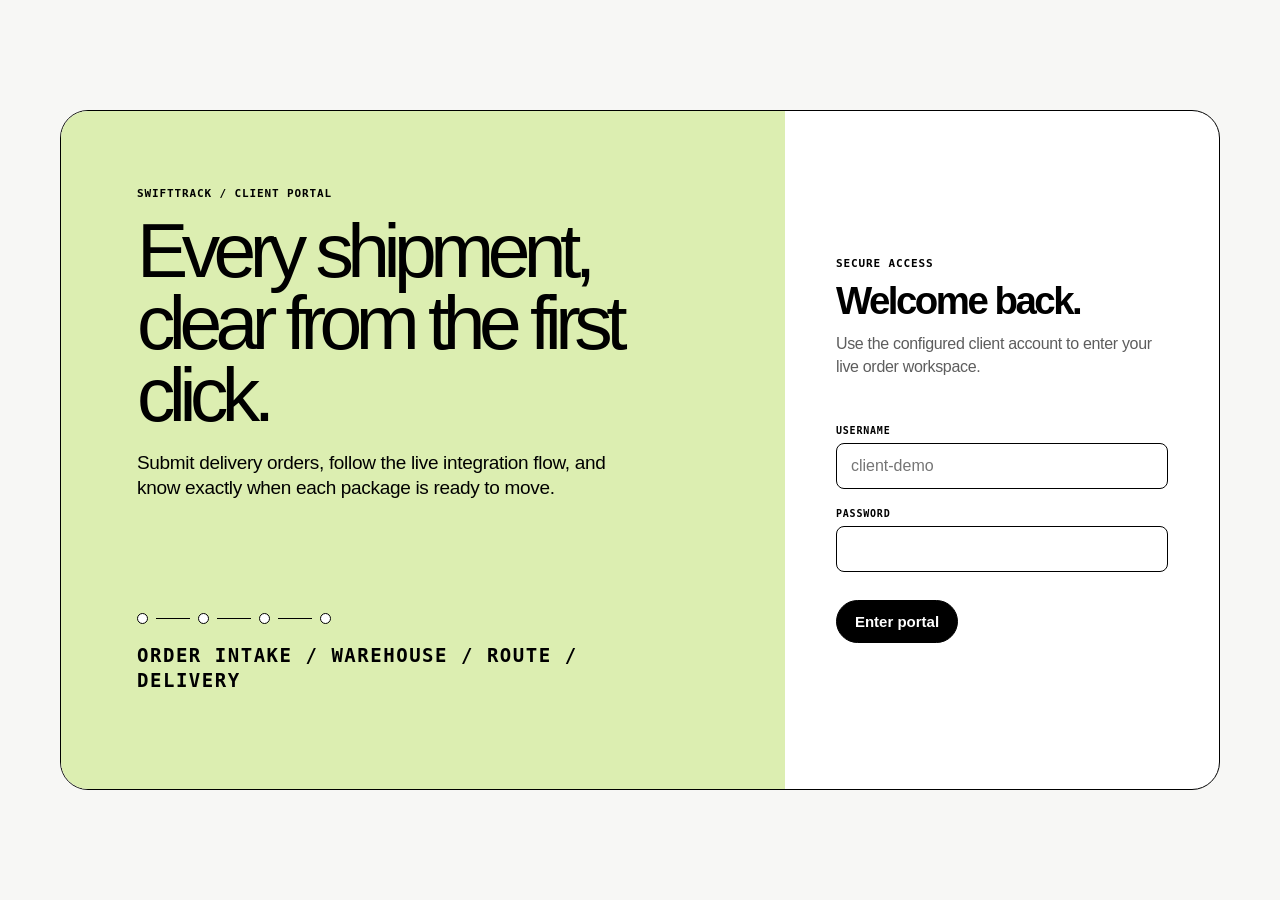
<file: client-portal/index.html>
<!DOCTYPE html>
<html lang="en">
<head>
<meta charset="UTF-8" />
<meta name="viewport" content="width=device-width, initial-scale=1" />
<title>SwiftTrack - Client Portal</title>
<link rel="stylesheet" href="../shared/style.css" />
<script src="https://cdn.socket.io/4.7.5/socket.io.min.js"></script>
</head>
<body>
  <main class="auth-screen" id="auth-screen">
    <div class="auth-layout">
      <section class="auth-story">
        <div>
          <div class="eyebrow">SwiftTrack / Client portal</div>
          <h1>Every shipment, clear from the first click.</h1>
          <p>Submit delivery orders, follow the live integration flow, and know exactly when each package is ready to move.</p>
        </div>
        <div>
          <div class="flow-dots"><span></span><i></i><span></span><i></i><span></span><i></i><span></span></div>
          <p class="mono">Order intake / warehouse / route / delivery</p>
        </div>
      </section>
      <section class="auth-card">
        <div class="eyebrow">Secure access</div>
        <h2>Welcome back.</h2>
        <p>Use the configured client account to enter your live order workspace.</p>
        <form id="login-form">
          <div class="field"><label for="username">Username</label><input id="username" autocomplete="username" placeholder="client-demo" required /></div>
          <div class="field"><label for="password">Password</label><input id="password" type="password" autocomplete="current-password" required /></div>
          <div class="form-actions"><button class="button button-dark" type="submit">Enter portal</button></div>
        </form>
      </section>
    </div>
  </main>

  <div class="app-shell" id="app-shell" hidden>
    <header class="topbar">
      <div class="brand">SwiftTrack <small>Client portal</small></div>
      <nav class="topbar-nav" aria-label="Portal navigation">
        <button class="nav-link active" data-view="overview">Overview</button>
        <button class="nav-link" data-view="orders">Orders</button>
        <button class="nav-link" data-view="new-order">New shipment</button>
      </nav>
      <div class="session"><span id="session-name"></span><button class="button button-light button-small" id="logout-btn">Log out</button></div>
    </header>

    <main class="app-main">
      <section class="screen" id="screen-overview">
        <section class="hero hero-lime">
          <div class="hero-copy">
            <div class="eyebrow">Live operations</div>
            <h1>Your delivery network, in one clear view.</h1>
            <p>Orders move from request to route planning in the background. Your workspace stays current as each service reports back.</p>
          </div>
          <div class="hero-bottom">
            <div class="signal"><span class="signal-dot" id="live-dot"></span><span id="live-label">Connecting live updates</span></div>
            <div class="hero-actions"><button class="button button-dark" data-view="new-order">Create shipment</button><button class="button button-light" data-view="orders">View all orders</button></div>
          </div>
        </section>

        <section class="section">
          <div class="section-head"><div><div class="eyebrow">At a glance</div><h2>Today, in motion.</h2></div><p>Live counts reflect events received from the order and delivery services.</p></div>
          <div class="bento">
            <article class="tile tile-4 tile-lilac"><span class="metric-label">Orders tracked</span><strong class="metric-value" id="metric-total">0</strong><p class="tile-text">Your full order history, updated live.</p></article>
            <article class="tile tile-4 tile-mint"><span class="metric-label">Confirmed</span><strong class="metric-value" id="metric-confirmed">0</strong><p class="tile-text">Cleared by CMS, WMS, and ROS.</p></article>
            <article class="tile tile-4 tile-cream"><span class="metric-label">In progress</span><strong class="metric-value" id="metric-pending">0</strong><p class="tile-text">Awaiting backend coordination.</p></article>
            <article class="tile tile-7 tile-navy"><div><div class="eyebrow">Integration flow</div><h3 class="tile-title">The order travels while you keep working.</h3></div><div class="workflow"><div class="workflow-step"><span>1</span><p>Order accepted and stored safely.</p></div><div class="workflow-step"><span>2</span><p>CMS, WMS, and ROS process it asynchronously.</p></div><div class="workflow-step"><span>3</span><p>Status returns instantly to this portal.</p></div></div></article>
            <article class="tile tile-5 tile-pink"><div><div class="eyebrow">Delivered</div><strong class="metric-value" id="metric-delivered">0</strong></div><p class="tile-text">The final update arrives when your driver completes the delivery.</p></article>
          </div>
        </section>

        <section class="section surface">
          <div class="surface-head"><div><h2>Recent order activity</h2><p>Click an order to inspect its current state.</p></div><button class="button button-dark button-small" data-view="orders">Open orders</button></div>
          <div class="table-wrap"><table><thead><tr><th>Order</th><th>Client</th><th>Order status</th><th>Delivery</th><th>Latest event</th></tr></thead><tbody id="recent-rows"></tbody></table></div>
          <div class="empty-state" id="recent-empty">Your live workspace is ready. Create a shipment to watch the service flow appear here.</div>
        </section>
      </section>

      <section class="screen" id="screen-orders" hidden>
        <section class="hero hero-lilac">
          <div class="hero-copy"><div class="eyebrow">Order workspace</div><h1>Every delivery has a visible story.</h1><p>Search your full order history and see the exact point where each delivery is now.</p></div>
          <div class="hero-bottom"><div class="signal"><span class="signal-dot"></span>Live order feed</div><button class="button button-dark" data-view="new-order">Create shipment</button></div>
        </section>
        <section class="section surface">
          <div class="surface-head"><div><h2>All tracked orders</h2><p>Updates appear without refreshing the page.</p></div><input class="search" id="order-search" placeholder="Search order or client" /></div>
          <div class="table-wrap"><table><thead><tr><th>Order</th><th>Client</th><th>Order status</th><th>Delivery</th><th>Latest event</th></tr></thead><tbody id="all-rows"></tbody></table></div>
          <div class="empty-state" id="all-empty">No orders match your search yet.</div>
        </section>
      </section>

      <section class="screen" id="screen-new-order" hidden>
        <div class="section-head"><div><div class="eyebrow">New shipment</div><h2>Start a delivery request.</h2></div><p>Your request is accepted immediately, then handled safely by the background workflow.</p></div>
        <div class="form-layout">
          <form class="form-panel" id="order-form">
            <h2>Where should we take it?</h2>
            <div class="field"><label for="client-name">Client name</label><input id="client-name" placeholder="Kandy Traders" required /></div>
            <div class="field"><label for="addresses">Delivery addresses</label><textarea id="addresses" placeholder="123 Galle Rd&#10;45 Duplication Rd" required></textarea></div>
            <div class="form-actions"><button class="button button-dark" id="submit-order-btn" type="submit">Submit shipment</button><button class="button button-light" type="button" data-view="overview">Cancel</button></div>
          </form>
          <aside class="form-note"><div class="eyebrow">What happens next</div><h3>Designed for the busy part.</h3><ol><li>Your order is saved as pending.</li><li>SwiftTrack sends it to the connected systems.</li><li>The live feed updates when routing is ready.</li></ol></aside>
        </div>
      </section>

      <footer class="app-footer"><div><div class="eyebrow">SwiftTrack</div><p>Live delivery coordination for every shipment.</p></div><div class="mono">Client workspace / secure session</div></footer>
    </main>
  </div>
  <div class="toast" id="toast"></div>

<script>
const API_BASE = "http://localhost:5000";
const WS_BASE = "http://localhost:5003";
let liveSocket = null;
const state = { token: localStorage.getItem("swifttrack.token") || null, username: localStorage.getItem("swifttrack.username") || null, role: localStorage.getItem("swifttrack.role") || null, orders: {} };
const el = (id) => document.getElementById(id);
const screenIds = ["overview", "orders", "new-order"];

function showToast(message, isError = false) { const toast = el("toast"); toast.textContent = message; toast.className = "toast show" + (isError ? " error" : ""); setTimeout(() => toast.className = "toast", 3200); }
function badge(value) { return value ? `<span class="badge ${value}">${value}</span>` : '<span class="badge dash">—</span>'; }
function setView(view) { screenIds.forEach((id) => el(`screen-${id}`).hidden = id !== view); document.querySelectorAll("[data-view]").forEach((button) => button.classList.toggle("active", button.dataset.view === view)); window.scrollTo({ top: 0, behavior: "smooth" }); }
function logout() { if (liveSocket) liveSocket.disconnect(); Object.assign(state, { token: null, username: null, role: null, orders: {} }); ["token", "username", "role"].forEach((key) => localStorage.removeItem(`swifttrack.${key}`)); el("app-shell").hidden = true; el("auth-screen").hidden = false; }
function renderSession() { const validClient = state.token && state.role === "client"; el("auth-screen").hidden = validClient; el("app-shell").hidden = !validClient; if (validClient) el("session-name").textContent = state.username; }
function filteredOrders() { const query = (el("order-search")?.value || "").trim().toLowerCase(); return Object.values(state.orders).filter((order) => !query || `${order.orderId} ${order.clientName || ""}`.toLowerCase().includes(query)).sort((a,b) => new Date(b.createdAt || 0) - new Date(a.createdAt || 0)); }
function rows(orders) { return orders.map((order) => `<tr><td><strong>${order.orderId}</strong></td><td>${order.clientName || "—"}</td><td>${badge(order.orderStatus)}</td><td>${badge(order.deliveryStatus)}</td><td>${order.lastEvent || "—"}</td></tr>`).join(""); }
function renderMetrics() { const all = Object.values(state.orders); el("metric-total").textContent = all.length; el("metric-pending").textContent = all.filter((o) => ["PENDING", "PROCESSING"].includes(o.orderStatus)).length; el("metric-confirmed").textContent = all.filter((o) => o.orderStatus === "CONFIRMED").length; el("metric-delivered").textContent = all.filter((o) => o.deliveryStatus === "DELIVERED").length; }
function renderOrders() { const all = filteredOrders(); const recent = all.slice(0, 4); el("all-rows").innerHTML = rows(all); el("recent-rows").innerHTML = rows(recent); el("all-empty").style.display = all.length ? "none" : "block"; el("recent-empty").style.display = recent.length ? "none" : "block"; }
function notifyEvent(data) {
  // order.created is skipped here on purpose: submitOrder() already shows
  // a toast for it directly, and every order.created a client's WebSocket
  // room receives is their own (room-scoped), so a second toast here would
  // always be a duplicate of what they just saw.
  if (data.type === "order.completed") showToast(`✅ ${data.orderId} confirmed`);
  else if (data.type === "order.failed") showToast(`⚠️ ${data.orderId} failed${data.failedStep ? ` at ${data.failedStep}` : ""}`, true);
  else if (data.type === "delivery.updated") showToast(`🚚 ${data.orderId} marked ${(data.status || "").toLowerCase()}`);
}
function applyEvent(data) { if (!data.orderId) return; notifyEvent(data); const order = state.orders[data.orderId] ||= { orderId: data.orderId, createdAt: new Date().toISOString() }; if (data.type === "order.created") { order.clientName = data.clientName; order.orderStatus = "PENDING"; } if (data.type === "order.completed") order.orderStatus = "CONFIRMED"; if (data.type === "order.failed") order.orderStatus = "FAILED"; if (data.type === "delivery.updated") order.deliveryStatus = data.status; order.lastEvent = data.type.replace(".", " · "); renderMetrics(); renderOrders(); }
async function loadOrderHistory() { try { const response = await fetch(`${API_BASE}/orders`, { headers: { "Authorization": `Bearer ${state.token}` } }); if (!response.ok) return; const orders = await response.json(); orders.forEach((order) => { state.orders[order.orderId] = { orderId: order.orderId, clientName: order.clientName, orderStatus: order.status, deliveryStatus: order.deliveryStatus, lastEvent: "history", createdAt: order.createdAt }; }); renderMetrics(); renderOrders(); } catch (error) { /* history is a nice-to-have; live updates still work without it */ } }
async function enterSession() { await loadOrderHistory(); connectLiveUpdates(); }
async function login(event) { event.preventDefault(); const username = el("username").value.trim(); const password = el("password").value; try { const response = await fetch(`${API_BASE}/login`, { method: "POST", headers: {"Content-Type":"application/json"}, body: JSON.stringify({ username, password }) }); const data = await response.json(); if (!response.ok) throw new Error(data.error || "Login failed"); if (data.role !== "client") throw new Error("Use a client account in the Client Portal"); Object.assign(state, { token: data.token, username, role: data.role }); localStorage.setItem("swifttrack.token", data.token); localStorage.setItem("swifttrack.username", username); localStorage.setItem("swifttrack.role", data.role); renderSession(); await enterSession(); showToast(`Welcome back, ${username}`); } catch (error) { showToast(error.message, true); } }
async function submitOrder(event) { event.preventDefault(); const clientName = el("client-name").value.trim(); const addresses = el("addresses").value.split("\n").map((a) => a.trim()).filter(Boolean); const button = el("submit-order-btn"); button.disabled = true; try { const response = await fetch(`${API_BASE}/orders`, { method:"POST", headers: {"Content-Type":"application/json", "Authorization":`Bearer ${state.token}`, "Idempotency-Key":crypto.randomUUID()}, body:JSON.stringify({clientName,addresses}) }); const data = await response.json(); if (!response.ok) throw new Error(data.error || "Order submission failed"); el("order-form").reset(); setView("overview"); showToast(`Shipment ${data.orderId} is now in motion`); } catch (error) { showToast(error.message, true); } finally { button.disabled = false; } }
function connectLiveUpdates() { if (liveSocket) liveSocket.disconnect(); liveSocket = io(WS_BASE, { auth: { token: state.token } }); liveSocket.on("connect", () => { el("live-label").textContent = "Live updates connected"; }); liveSocket.on("disconnect", () => { el("live-label").textContent = "Reconnecting live updates"; }); liveSocket.on("connect_error", () => showToast("Live updates require a valid login", true)); liveSocket.on("update", applyEvent); }
document.querySelectorAll("[data-view]").forEach((button) => button.addEventListener("click", () => setView(button.dataset.view)));
el("login-form").addEventListener("submit", login); el("order-form").addEventListener("submit", submitOrder); el("order-search").addEventListener("input", renderOrders); el("logout-btn").addEventListener("click", logout);
renderSession(); renderMetrics(); renderOrders(); if (state.token && state.role === "client") enterSession();
</script>
</body>
</html>
</file>
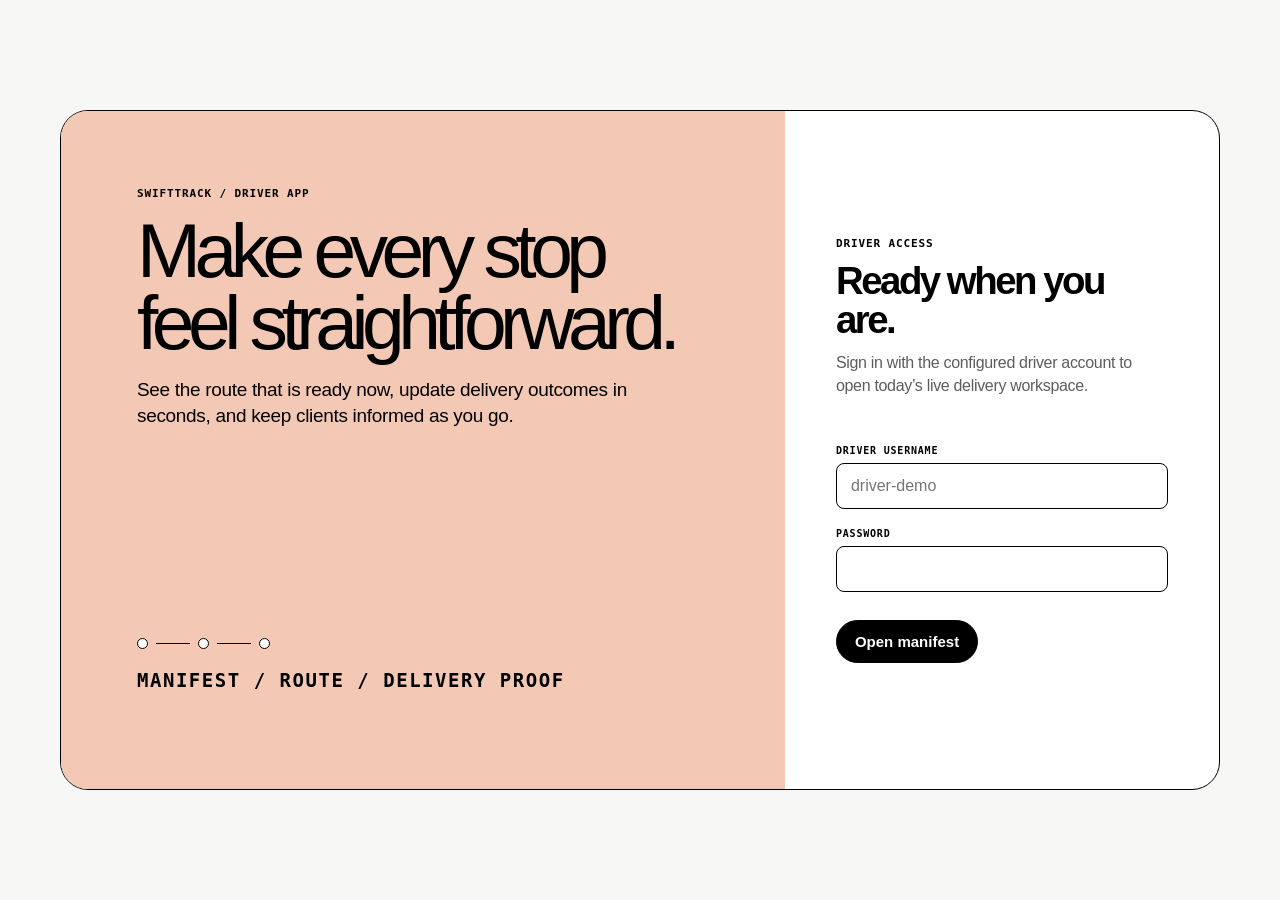
<file: driver-app/index.html>
<!DOCTYPE html>
<html lang="en">
<head>
<meta charset="UTF-8" />
<meta name="viewport" content="width=device-width, initial-scale=1" />
<title>SwiftTrack - Driver App</title>
<link rel="stylesheet" href="../shared/style.css" />
<script src="https://cdn.socket.io/4.7.5/socket.io.min.js"></script>
</head>
<body>
  <main class="auth-screen" id="auth-screen">
    <div class="auth-layout">
      <section class="auth-story" style="background:var(--coral)">
        <div><div class="eyebrow">SwiftTrack / Driver app</div><h1>Make every stop feel straightforward.</h1><p>See the route that is ready now, update delivery outcomes in seconds, and keep clients informed as you go.</p></div>
        <div><div class="flow-dots"><span></span><i></i><span></span><i></i><span></span></div><p class="mono">Manifest / route / delivery proof</p></div>
      </section>
      <section class="auth-card">
        <div class="eyebrow">Driver access</div><h2>Ready when you are.</h2><p>Sign in with the configured driver account to open today’s live delivery workspace.</p>
        <form id="login-form">
          <div class="field"><label for="username">Driver username</label><input id="username" autocomplete="username" placeholder="driver-demo" required /></div>
          <div class="field"><label for="password">Password</label><input id="password" type="password" autocomplete="current-password" required /></div>
          <div class="form-actions"><button class="button button-dark" type="submit">Open manifest</button></div>
        </form>
      </section>
    </div>
  </main>

  <div class="app-shell" id="app-shell" hidden>
    <header class="topbar">
      <div class="brand">SwiftTrack <small>Driver app</small></div>
      <nav class="topbar-nav" aria-label="Driver navigation"><button class="nav-link active" data-view="route">Today’s route</button><button class="nav-link" data-view="manifest">Manifest</button><button class="nav-link" data-view="proof">Proof of delivery</button></nav>
      <div class="session"><span id="session-name"></span><button class="button button-light button-small" id="logout-btn">Log out</button></div>
    </header>

    <main class="app-main">
      <section class="screen" id="screen-route">
        <section class="hero hero-navy">
          <div class="hero-copy"><div class="eyebrow">Driver command centre</div><h1>Today’s route starts here.</h1><p>Confirmed orders appear as they clear the delivery network. Mark each stop delivered or failed as the day progresses.</p></div>
          <div class="hero-bottom"><div class="signal"><span class="signal-dot" id="live-dot"></span><span id="live-label">Connecting route updates</span></div><div class="hero-actions"><button class="button button-light" data-view="manifest">Open manifest</button></div></div>
        </section>

        <section class="section">
          <div class="section-head"><div><div class="eyebrow">Route overview</div><h2>A calmer way to move.</h2></div><p>These cards update from the live event stream as orders are confirmed and deliveries are completed.</p></div>
          <div class="bento">
            <article class="tile tile-4 tile-lime"><span class="metric-label">Ready to dispatch</span><strong class="metric-value" id="metric-ready">0</strong><p class="tile-text">Confirmed stops waiting for action.</p></article>
            <article class="tile tile-4 tile-mint"><span class="metric-label">Delivered</span><strong class="metric-value" id="metric-delivered">0</strong><p class="tile-text">Stops completed today.</p></article>
            <article class="tile tile-4 tile-pink"><span class="metric-label">Needs attention</span><strong class="metric-value" id="metric-failed">0</strong><p class="tile-text">Stops marked failed with a reason.</p></article>
            <article class="tile tile-7 tile-lilac"><div><div class="eyebrow">Next best action</div><h3 class="tile-title" id="next-stop-title">Waiting for the next confirmed stop.</h3></div><p class="tile-text" id="next-stop-copy">Once the order workflow confirms a delivery, it will appear in your manifest automatically.</p><button class="button button-dark button-small" data-view="manifest">Go to manifest</button></article>
            <article class="tile tile-5 tile-cream"><div class="eyebrow">Live hand-off</div><div class="workflow"><div class="workflow-step"><span>1</span><p>Route confirmed by ROS.</p></div><div class="workflow-step"><span>2</span><p>Driver completes the stop.</p></div><div class="workflow-step"><span>3</span><p>Client sees the update instantly.</p></div></div></article>
          </div>
        </section>
      </section>

      <section class="screen" id="screen-manifest" hidden>
        <section class="hero hero-lilac">
          <div class="hero-copy"><div class="eyebrow">Today’s manifest</div><h1>The stops ready for your route.</h1><p>Every confirmed delivery is listed here with its addresses, route estimate, and two clear completion actions.</p></div>
          <div class="hero-bottom"><div class="signal"><span class="signal-dot"></span>Live manifest feed</div><button class="button button-dark" data-view="route">Route overview</button></div>
        </section>
        <section class="section surface">
          <div class="surface-head"><div><h2>Confirmed stops</h2><p>Use delivered when complete. Use failed only when a delivery cannot be completed.</p></div><div style="display:flex;align-items:center;gap:14px;"><input class="search" id="order-search" placeholder="Search order or client" /><div class="mono" id="manifest-count">0 stops</div></div></div>
          <div class="manifest" id="manifest"></div>
          <div class="empty-state" id="manifest-empty">No stops match your search yet. Your manifest will update as orders complete the CMS, WMS, and ROS flow.</div>
        </section>
      </section>

      <section class="screen" id="screen-proof" hidden>
        <div class="section-head"><div><div class="eyebrow">Proof of delivery</div><h2>Capture-ready, for the next iteration.</h2></div><p>This prototype records delivery status and failure reasons. Photo and signature capture are presented here as the designed next step.</p></div>
        <div class="bento">
          <article class="tile tile-7 tile-cream"><div><div class="eyebrow">Designed workflow</div><h3 class="tile-title">Confirm the delivery, then attach evidence.</h3></div><div class="workflow"><div class="workflow-step"><span>1</span><p>Open the confirmed stop from the manifest.</p></div><div class="workflow-step"><span>2</span><p>Collect a signature or proof photograph.</p></div><div class="workflow-step"><span>3</span><p>Send the final status to the client portal.</p></div></div></article>
          <article class="tile tile-5 tile-navy"><div><div class="eyebrow">Prototype scope</div><h3 class="tile-title">Status updates are live today.</h3></div><p class="tile-text">Signature and photo storage needs an upload API and secure object storage before it can be enabled safely.</p></article>
        </div>
      </section>

      <footer class="app-footer"><div><div class="eyebrow">SwiftTrack</div><p>Delivery actions that keep the whole network informed.</p></div><div class="mono">Driver workspace / secure session</div></footer>
    </main>
  </div>
  <div class="toast" id="toast"></div>

<script>
const API_BASE = "http://localhost:5000";
const WS_BASE = "http://localhost:5003";
let liveSocket = null;
const state = { token: localStorage.getItem("swifttrack.token") || null, username: localStorage.getItem("swifttrack.username") || null, role: localStorage.getItem("swifttrack.role") || null, orders: {} };
const el = (id) => document.getElementById(id);
const screenIds = ["route", "manifest", "proof"];

function showToast(message, isError = false) { const toast = el("toast"); toast.textContent = message; toast.className = "toast show" + (isError ? " error" : ""); setTimeout(() => toast.className = "toast", 3200); }
function setView(view) { screenIds.forEach((id) => el(`screen-${id}`).hidden = id !== view); document.querySelectorAll("[data-view]").forEach((button) => button.classList.toggle("active", button.dataset.view === view)); window.scrollTo({ top: 0, behavior: "smooth" }); }
function logout() { if (liveSocket) liveSocket.disconnect(); Object.assign(state, { token: null, username: null, role: null, orders: {} }); ["token", "username", "role"].forEach((key) => localStorage.removeItem(`swifttrack.${key}`)); el("app-shell").hidden = true; el("auth-screen").hidden = false; }
function renderSession() { const validDriver = state.token && state.role === "driver"; el("auth-screen").hidden = validDriver; el("app-shell").hidden = !validDriver; if (validDriver) el("session-name").textContent = state.username; }
function activeStops() { return Object.values(state.orders).filter((order) => order.orderStatus === "CONFIRMED" && !order.deliveryStatus).sort((a,b) => new Date(b.createdAt || 0) - new Date(a.createdAt || 0)); }
function filteredStops() { const query = (el("order-search")?.value || "").trim().toLowerCase(); return activeStops().filter((order) => !query || `${order.orderId} ${order.clientName || ""}`.toLowerCase().includes(query)); }
function renderMetrics() { const all = Object.values(state.orders); const stops = activeStops(); el("metric-ready").textContent = stops.length; el("metric-delivered").textContent = all.filter((order) => order.deliveryStatus === "DELIVERED").length; el("metric-failed").textContent = all.filter((order) => order.deliveryStatus === "FAILED").length; const next = stops[0]; el("next-stop-title").textContent = next ? `${next.orderId} is ready for delivery.` : "Waiting for the next confirmed stop."; el("next-stop-copy").textContent = next ? `${next.clientName || "Client"} · ${next.addresses?.length || 0} delivery address(es)` : "Once the order workflow confirms a delivery, it will appear in your manifest automatically."; }
function renderManifest() { const stops = filteredStops(); el("manifest-count").textContent = `${stops.length} stop${stops.length === 1 ? "" : "s"}`; el("manifest-empty").style.display = stops.length ? "none" : "block"; el("manifest").innerHTML = stops.map((order) => `<article class="stop-card"><div><div class="stop-meta"><span class="mono">${order.orderId}</span><span>${order.clientName || "Client"}</span>${order.ros ? `<span>Route ${order.ros.routeId || "—"} · ~${order.ros.estimatedMinutes ?? "—"} min</span>` : ""}</div><h3>Ready for the next move.</h3>${order.addresses?.length ? `<ul class="stop-list">${order.addresses.map((address) => `<li>${address}</li>`).join("")}</ul>` : ""}</div><div class="action-cell"><button class="button button-dark button-small" data-action="DELIVERED" data-order="${order.orderId}">Mark delivered</button><button class="button button-danger button-small" data-action="FAILED" data-order="${order.orderId}">Mark failed</button></div></article>`).join(""); document.querySelectorAll("[data-action]").forEach((button) => button.addEventListener("click", () => updateDelivery(button.dataset.order, button.dataset.action))); }
function notifyEvent(data) {
  // delivery.updated is skipped here on purpose: updateDelivery() already
  // shows a toast for it directly, and since there's no per-driver
  // assignment yet, every delivery.updated this app receives was this
  // driver's own action - a second toast here would always be a duplicate.
  if (data.type === "order.created") showToast(`📦 New order ${data.orderId} received`);
  else if (data.type === "order.completed") showToast(`✅ ${data.orderId} ready for delivery`);
  else if (data.type === "order.failed") showToast(`⚠️ ${data.orderId} failed${data.failedStep ? ` at ${data.failedStep}` : ""}`, true);
}
function applyEvent(data) { if (!data.orderId) return; notifyEvent(data); const order = state.orders[data.orderId] ||= { orderId: data.orderId, createdAt: new Date().toISOString() }; if (data.type === "order.created") { order.clientName = data.clientName; order.addresses = data.addresses; order.orderStatus = "PENDING"; } if (data.type === "order.completed") { order.orderStatus = "CONFIRMED"; order.ros = data.ros; } if (data.type === "order.failed") order.orderStatus = "FAILED"; if (data.type === "delivery.updated") order.deliveryStatus = data.status; renderMetrics(); renderManifest(); }
async function loadOrderHistory() { try { const response = await fetch(`${API_BASE}/orders`, { headers: { "Authorization": `Bearer ${state.token}` } }); if (!response.ok) return; const orders = await response.json(); orders.forEach((order) => { state.orders[order.orderId] = { orderId: order.orderId, clientName: order.clientName, addresses: order.addresses, orderStatus: order.status, ros: order.rosRouteId ? { routeId: order.rosRouteId } : undefined, deliveryStatus: order.deliveryStatus, createdAt: order.createdAt }; }); renderMetrics(); renderManifest(); } catch (error) { /* history is a nice-to-have; live updates still work without it */ } }
async function enterSession() { await loadOrderHistory(); connectLiveUpdates(); }
async function login(event) { event.preventDefault(); const username = el("username").value.trim(); const password = el("password").value; try { const response = await fetch(`${API_BASE}/login`, { method: "POST", headers: {"Content-Type":"application/json"}, body: JSON.stringify({ username, password }) }); const data = await response.json(); if (!response.ok) throw new Error(data.error || "Login failed"); if (data.role !== "driver") throw new Error("Use a driver account in the Driver App"); Object.assign(state, { token: data.token, username, role: data.role }); localStorage.setItem("swifttrack.token", data.token); localStorage.setItem("swifttrack.username", username); localStorage.setItem("swifttrack.role", data.role); renderSession(); await enterSession(); showToast(`Ready to go, ${username}`); } catch (error) { showToast(error.message, true); } }
async function updateDelivery(orderId, status) { const reason = status === "FAILED" ? (prompt("Why could this delivery not be completed?") || "Not specified") : null; try { const response = await fetch(`${API_BASE}/deliveries/${orderId}/status`, { method: "POST", headers: {"Content-Type":"application/json", "Authorization":`Bearer ${state.token}`}, body: JSON.stringify({ status, reason }) }); const data = await response.json(); if (!response.ok) throw new Error(data.error || "Update failed"); showToast(`${orderId} marked ${status.toLowerCase()}`); } catch (error) { showToast(error.message, true); } }
function connectLiveUpdates() { if (liveSocket) liveSocket.disconnect(); liveSocket = io(WS_BASE, { auth: { token: state.token } }); liveSocket.on("connect", () => el("live-label").textContent = "Route updates connected"); liveSocket.on("disconnect", () => el("live-label").textContent = "Reconnecting route updates"); liveSocket.on("connect_error", () => showToast("Live updates require a valid login", true)); liveSocket.on("update", applyEvent); }
document.querySelectorAll("[data-view]").forEach((button) => button.addEventListener("click", () => setView(button.dataset.view)));
el("login-form").addEventListener("submit", login); el("logout-btn").addEventListener("click", logout); el("order-search").addEventListener("input", renderManifest);
renderSession(); renderMetrics(); renderManifest(); if (state.token && state.role === "driver") enterSession();
</script>
</body>
</html>
</file>
<file: shared/style.css>
:root {
  --ink: #000;
  --paper: #fff;
  --soft: #f7f7f5;
  --line: #e6e6e6;
  --lime: #dceeb1;
  --lilac: #c5b0f4;
  --cream: #f4ecd6;
  --mint: #c8e6cd;
  --pink: #efd4d4;
  --coral: #f3c9b6;
  --navy: #1f1d3d;
  --magenta: #ff3d8b;
  --success: #1ea64a;
  --danger: #b42318;
  --muted: #5d5d5d;
  --shadow: 0 18px 42px rgba(0, 0, 0, .08);
}

* { box-sizing: border-box; }
html { scroll-behavior: smooth; }
body {
  margin: 0;
  color: var(--ink);
  background: var(--paper);
  font-family: Geist, "Helvetica Neue", Arial, sans-serif;
  font-weight: 430;
  letter-spacing: -.02em;
}
button, input, textarea { font: inherit; }
button { cursor: pointer; }
button:focus-visible, input:focus-visible, textarea:focus-visible { outline: 3px solid var(--magenta); outline-offset: 3px; }
[hidden] { display: none !important; }

.mono, .eyebrow, .screen-kicker, .metric-label, .table-label, .nav-link {
  font-family: "Geist Mono", "SFMono-Regular", Consolas, monospace;
  font-size: 11px;
  font-weight: 650;
  letter-spacing: .08em;
  text-transform: uppercase;
}

.app-shell { min-height: 100vh; overflow-x: hidden; }
.topbar {
  min-height: 64px;
  padding: 12px clamp(18px, 4vw, 54px);
  border-bottom: 1px solid var(--line);
  display: flex;
  justify-content: space-between;
  align-items: center;
  gap: 18px;
  background: rgba(255,255,255,.94);
  backdrop-filter: blur(16px);
  position: sticky;
  top: 0;
  z-index: 20;
}
.brand { display: inline-flex; align-items: baseline; gap: 8px; font-size: 21px; font-weight: 720; letter-spacing: -.06em; }
.brand small { font: 600 10px/1 "Geist Mono", monospace; letter-spacing: .08em; text-transform: uppercase; color: var(--muted); }
.topbar-nav { display: flex; align-items: center; gap: 4px; }
.nav-link { border: 0; background: transparent; padding: 10px 11px; color: var(--muted); border-radius: 999px; }
.nav-link.active, .nav-link:hover { background: var(--soft); color: var(--ink); }
.session { display: flex; align-items: center; gap: 10px; font-size: 14px; }

.button { border: 1px solid var(--ink); border-radius: 999px; padding: 11px 18px; min-height: 43px; font-size: 15px; font-weight: 650; transition: transform .25s ease, background .25s ease, color .25s ease; }
.button:hover { transform: translateY(-2px); }
.button-dark { color: white; background: var(--ink); }
.button-light { color: var(--ink); background: white; }
.button-lime { color: var(--ink); background: var(--lime); }
.button-danger { color: white; background: var(--danger); border-color: var(--danger); }
.button[disabled] { cursor: not-allowed; opacity: .5; transform: none; }
.button-small { min-height: 34px; padding: 7px 12px; font-size: 12px; }

.auth-screen { min-height: 100vh; padding: 20px; display: grid; place-items: center; background: var(--soft); }
.auth-layout { width: min(1160px, 100%); min-height: 680px; display: grid; grid-template-columns: 1.25fr .75fr; border: 1px solid var(--ink); border-radius: 28px; overflow: hidden; background: var(--paper); }
.auth-story { background: var(--lime); padding: clamp(30px, 6vw, 76px); display: flex; flex-direction: column; justify-content: space-between; }
.auth-story h1 { max-width: 720px; margin: 14px 0; font-size: clamp(3rem, 6vw, 6.1rem); font-weight: 410; line-height: .94; letter-spacing: -.085em; }
.auth-story p { max-width: 500px; font-size: 19px; line-height: 1.35; }
.flow-dots { display: flex; gap: 8px; align-items: center; }
.flow-dots span { display: block; width: 11px; height: 11px; border: 1px solid var(--ink); border-radius: 50%; background: white; }
.flow-dots i { height: 1px; width: 34px; background: var(--ink); }
.auth-card { padding: clamp(28px, 4vw, 52px); display: flex; flex-direction: column; justify-content: center; }
.auth-card h2 { font-size: clamp(2rem, 3vw, 3rem); line-height: 1; letter-spacing: -.065em; margin: 12px 0; }
.auth-card p { margin: 0 0 28px; line-height: 1.45; color: var(--muted); }

.app-main { width: min(1280px, calc(100% - 40px)); margin: 0 auto; padding: 32px 0 80px; }
.screen { animation: screen-in .5s ease both; }
@keyframes screen-in { from { opacity: 0; transform: translateY(16px); } to { opacity: 1; transform: translateY(0); } }
.hero { border-radius: 28px; min-height: 390px; padding: clamp(28px, 5vw, 64px); display: flex; flex-direction: column; justify-content: space-between; overflow: hidden; position: relative; }
.hero::after { content: ""; position: absolute; width: 42vw; height: 42vw; border-radius: 50%; border: 1px solid rgba(0,0,0,.22); right: -15vw; bottom: -28vw; }
.hero-lime { background: var(--lime); }
.hero-lilac { background: var(--lilac); }
.hero-navy { background: var(--navy); color: white; }
.hero-copy { position: relative; z-index: 1; }
.hero h1 { max-width: 820px; margin: 12px 0 16px; font-size: clamp(3rem, 6vw, 5.75rem); font-weight: 400; letter-spacing: -.085em; line-height: .94; }
.hero p { max-width: 640px; font-size: clamp(17px, 2vw, 22px); line-height: 1.34; margin: 0; }
.hero-bottom { position: relative; z-index: 1; display: flex; justify-content: space-between; gap: 16px; align-items: flex-end; flex-wrap: wrap; }
.signal { display: inline-flex; align-items: center; gap: 8px; border: 1px solid currentColor; border-radius: 999px; padding: 8px 12px; font: 600 11px/1 "Geist Mono", monospace; letter-spacing: .08em; text-transform: uppercase; }
.signal-dot { width: 8px; height: 8px; background: var(--success); border-radius: 999px; box-shadow: 0 0 0 4px rgba(30,166,74,.17); }
.hero-actions { display: flex; gap: 10px; flex-wrap: wrap; }

.section { margin-top: 28px; }
.section-head { display: flex; justify-content: space-between; gap: 20px; align-items: end; margin-bottom: 14px; }
.section-head h2 { margin: 5px 0 0; font-size: clamp(1.7rem, 3vw, 2.7rem); font-weight: 480; letter-spacing: -.065em; }
.section-head p { margin: 0; color: var(--muted); max-width: 390px; line-height: 1.4; }
.bento { display: grid; grid-template-columns: repeat(12, minmax(0, 1fr)); grid-auto-flow: dense; gap: 12px; }
.tile { min-height: 178px; padding: 24px; border-radius: 24px; border: 1px solid var(--line); background: var(--paper); display: flex; flex-direction: column; justify-content: space-between; transition: transform .4s cubic-bezier(.2,.8,.2,1); }
.tile:hover { transform: translateY(-4px); }
.tile-4 { grid-column: span 4; } .tile-5 { grid-column: span 5; } .tile-7 { grid-column: span 7; } .tile-8 { grid-column: span 8; } .tile-12 { grid-column: span 12; }
.tile-lilac { background: var(--lilac); border-color: var(--lilac); } .tile-cream { background: var(--cream); border-color: var(--cream); } .tile-mint { background: var(--mint); border-color: var(--mint); } .tile-pink { background: var(--pink); border-color: var(--pink); } .tile-navy { background: var(--navy); border-color: var(--navy); color: white; }
.metric-value { font-size: clamp(2.8rem, 5vw, 5rem); line-height: .9; letter-spacing: -.08em; font-weight: 430; }
.metric-label { color: var(--muted); } .tile-navy .metric-label { color: rgba(255,255,255,.7); }
.tile-title { margin: 0 0 5px; font-size: 22px; letter-spacing: -.045em; }
.tile-text { margin: 0; color: var(--muted); line-height: 1.4; } .tile-navy .tile-text { color: rgba(255,255,255,.76); }

.surface { border: 1px solid var(--line); border-radius: 24px; overflow: hidden; background: var(--paper); }
.surface-head { padding: 22px 24px; border-bottom: 1px solid var(--line); display: flex; justify-content: space-between; align-items: center; gap: 14px; }
.surface-head h2 { margin: 0; font-size: 22px; letter-spacing: -.045em; }
.surface-head p { margin: 4px 0 0; color: var(--muted); font-size: 14px; }
.search { width: min(280px, 100%); border: 1px solid var(--ink); border-radius: 999px; padding: 10px 15px; background: white; }
.table-wrap { overflow-x: auto; }
table { width: 100%; border-collapse: collapse; min-width: 680px; }
th, td { padding: 17px 24px; border-bottom: 1px solid var(--line); text-align: left; font-size: 14px; }
th { color: var(--muted); font: 650 10px/1 "Geist Mono", monospace; letter-spacing: .08em; text-transform: uppercase; }
tbody tr { cursor: pointer; transition: background .2s ease; } tbody tr:hover { background: var(--soft); }
.badge { display: inline-flex; border-radius: 999px; padding: 6px 9px; font: 650 10px/1 "Geist Mono", monospace; letter-spacing: .05em; }
.badge.PENDING { background: var(--cream); } .badge.PROCESSING { background: var(--lilac); } .badge.CONFIRMED, .badge.DELIVERED { background: var(--mint); } .badge.FAILED { background: var(--pink); } .badge.dash { background: var(--soft); color: var(--muted); }
.empty-state { padding: 60px 28px; text-align: center; color: var(--muted); line-height: 1.45; }

.form-layout { display: grid; grid-template-columns: minmax(0, 1fr) 340px; gap: 28px; }
.form-panel { border: 1px solid var(--ink); border-radius: 24px; padding: clamp(24px, 4vw, 42px); }
.form-panel h2 { margin: 0 0 6px; font-size: clamp(2rem, 4vw, 3.5rem); letter-spacing: -.07em; line-height: .95; font-weight: 440; }
.field { display: grid; gap: 7px; margin-top: 20px; }
.field label { font: 650 10px/1 "Geist Mono", monospace; letter-spacing: .08em; text-transform: uppercase; }
.field input, .field textarea { width: 100%; border: 1px solid var(--ink); border-radius: 8px; padding: 13px 14px; background: white; color: var(--ink); }
.field textarea { min-height: 140px; resize: vertical; line-height: 1.45; }
.form-actions { display: flex; gap: 10px; align-items: center; margin-top: 28px; flex-wrap: wrap; }
.form-note { background: var(--cream); border-radius: 24px; padding: 28px; height: fit-content; }
.form-note h3 { margin: 0 0 12px; font-size: 20px; letter-spacing: -.04em; }.form-note ol { margin: 0; padding-left: 20px; line-height: 1.6; }

.manifest { display: grid; gap: 12px; }
.stop-card { border: 1px solid var(--line); border-radius: 20px; padding: 22px; background: var(--paper); display: grid; grid-template-columns: 1fr auto; gap: 18px; align-items: center; transition: transform .35s ease; }
.stop-card:hover { transform: translateX(4px); }
.stop-meta { display: flex; gap: 9px; flex-wrap: wrap; color: var(--muted); font-size: 13px; }.stop-card h3 { margin: 0 0 7px; font-size: 21px; letter-spacing: -.04em; }.stop-list { margin: 14px 0 0; padding-left: 18px; color: var(--muted); line-height: 1.45; }
.action-cell { display: flex; gap: 8px; flex-wrap: wrap; justify-content: flex-end; }
.workflow { display: grid; gap: 10px; }.workflow-step { display: flex; gap: 12px; align-items: center; }.workflow-step span { width: 25px; height: 25px; border: 1px solid var(--ink); border-radius: 50%; display: grid; place-items: center; font: 650 10px/1 "Geist Mono", monospace; }.workflow-step p { margin: 0; line-height: 1.35; }

.toast { position: fixed; z-index: 50; right: 22px; bottom: 22px; max-width: 360px; padding: 15px 18px; border-radius: 14px; background: var(--ink); color: white; transform: translateY(18px); opacity: 0; pointer-events: none; transition: .25s ease; box-shadow: var(--shadow); }.toast.show { opacity: 1; transform: translateY(0); }.toast.error { background: var(--danger); }
.app-footer { margin-top: 32px; border-radius: 24px; padding: 28px; background: var(--ink); color: white; display: flex; justify-content: space-between; gap: 20px; flex-wrap: wrap; }.app-footer p { margin: 5px 0 0; color: rgba(255,255,255,.65); }

@media (max-width: 820px) { .auth-layout { grid-template-columns: 1fr; } .auth-story { min-height: 360px; } .topbar-nav { display: none; } .tile-4, .tile-5, .tile-7, .tile-8 { grid-column: span 6; } .form-layout { grid-template-columns: 1fr; } }
@media (max-width: 560px) { .topbar { padding: 12px 18px; } .app-main { width: min(100% - 28px, 1280px); padding-top: 14px; } .hero { min-height: 410px; border-radius: 20px; } .hero h1 { font-size: clamp(2.8rem, 15vw, 4.3rem); } .tile-4, .tile-5, .tile-7, .tile-8 { grid-column: span 12; } .surface-head, .stop-card { grid-template-columns: 1fr; align-items: start; } .action-cell { justify-content: flex-start; } .auth-screen { padding: 0; }.auth-layout { border: 0; border-radius: 0; min-height: 100vh; } .auth-story { padding: 36px 26px; }.auth-card { padding: 36px 26px; }.section-head { align-items: start; flex-direction: column; } }
</file>
